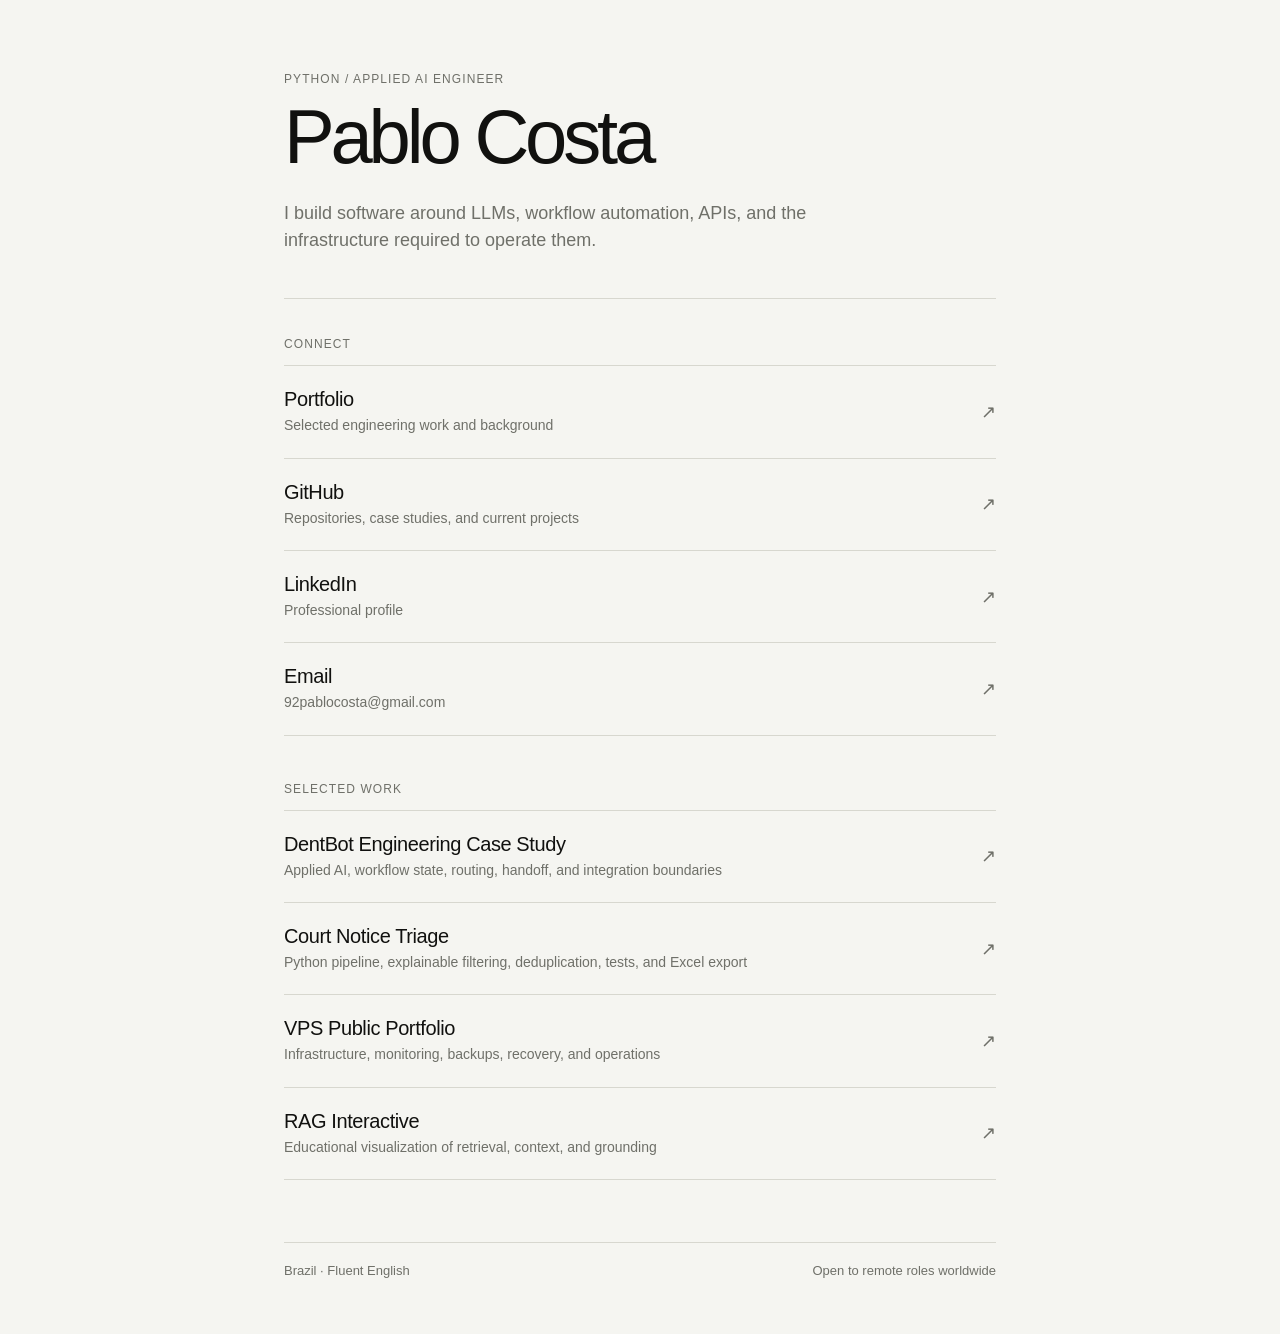
<file: links/index.html>
<!doctype html>
<html lang="en">
<head>
  <meta charset="utf-8">
  <meta name="viewport" content="width=device-width, initial-scale=1">
  <title>Pablo Costa — Links</title>
  <meta name="description" content="Links to Pablo Costa's portfolio, engineering projects, GitHub, LinkedIn, and email.">
  <meta name="theme-color" content="#f5f5f1">
  <link rel="canonical" href="https://pablocosta.dev/links/">
  <link rel="icon" href="/favicon.svg" type="image/svg+xml">
  <style>
    :root {
      --paper:#f5f5f1;
      --paper-2:#ecece6;
      --ink:#11110f;
      --muted:#6f7069;
      --line:#d7d7cf;
      --accent:#315c45;
    }
    *{box-sizing:border-box}
    html,body{margin:0;min-height:100%}
    body{
      background:var(--paper);
      color:var(--ink);
      font-family:Inter,ui-sans-serif,-apple-system,BlinkMacSystemFont,"Segoe UI",Helvetica,Arial,sans-serif;
      -webkit-font-smoothing:antialiased;
    }
    ::selection{background:#cedbcf}
    :focus-visible{outline:2px solid var(--accent);outline-offset:4px}
    .page{width:min(100%,760px);margin:0 auto;padding:72px 24px 56px}
    header{padding-bottom:44px;border-bottom:1px solid var(--line)}
    .eyebrow{margin:0;color:var(--muted);font-size:12px;letter-spacing:.09em;text-transform:uppercase}
    h1{margin:14px 0 0;font-size:clamp(44px,9vw,76px);line-height:.98;letter-spacing:-.055em;font-weight:540}
    .intro{margin:26px 0 0;max-width:600px;color:var(--muted);font-size:18px;line-height:1.5}
    section{padding:38px 0 8px}
    h2{margin:0 0 14px;color:var(--muted);font-size:12px;letter-spacing:.09em;text-transform:uppercase;font-weight:500}
    .links{border-top:1px solid var(--line)}
    .item{display:grid;grid-template-columns:1fr auto;gap:24px;align-items:center;padding:22px 0;border-bottom:1px solid var(--line);color:inherit;text-decoration:none}
    .item:hover .name{color:var(--accent)}
    .name{display:block;font-size:20px;letter-spacing:-.02em}
    .desc{display:block;margin-top:4px;color:var(--muted);font-size:14px;line-height:1.45}
    .arr{color:var(--muted);font-size:18px}
    footer{display:flex;justify-content:space-between;gap:20px;margin-top:54px;padding-top:20px;border-top:1px solid var(--line);color:var(--muted);font-size:13px}
    @media(max-width:560px){.page{padding-top:48px}.item{padding:19px 0}footer{flex-direction:column}}
  </style>
</head>
<body>
  <main class="page">
    <header>
      <p class="eyebrow">Python / Applied AI Engineer</p>
      <h1>Pablo Costa</h1>
      <p class="intro">I build software around LLMs, workflow automation, APIs, and the infrastructure required to operate them.</p>
    </header>

    <section aria-labelledby="connect-title">
      <h2 id="connect-title">Connect</h2>
      <div class="links">
        <a class="item" href="https://pablocosta.dev">
          <span><span class="name">Portfolio</span><span class="desc">Selected engineering work and background</span></span><span class="arr" aria-hidden="true">↗</span>
        </a>
        <a class="item" href="https://github.com/92pablocosta">
          <span><span class="name">GitHub</span><span class="desc">Repositories, case studies, and current projects</span></span><span class="arr" aria-hidden="true">↗</span>
        </a>
        <a class="item" href="https://linkedin.com/in/pablocosta-dev">
          <span><span class="name">LinkedIn</span><span class="desc">Professional profile</span></span><span class="arr" aria-hidden="true">↗</span>
        </a>
        <a class="item" href="mailto:92pablocosta@gmail.com">
          <span><span class="name">Email</span><span class="desc">92pablocosta@gmail.com</span></span><span class="arr" aria-hidden="true">↗</span>
        </a>
      </div>
    </section>

    <section aria-labelledby="work-title">
      <h2 id="work-title">Selected work</h2>
      <div class="links">
        <a class="item" href="https://github.com/92pablocosta/dentbot-engineering-case-study">
          <span><span class="name">DentBot Engineering Case Study</span><span class="desc">Applied AI, workflow state, routing, handoff, and integration boundaries</span></span><span class="arr" aria-hidden="true">↗</span>
        </a>
        <a class="item" href="https://github.com/92pablocosta/court-notice-triage">
          <span><span class="name">Court Notice Triage</span><span class="desc">Python pipeline, explainable filtering, deduplication, tests, and Excel export</span></span><span class="arr" aria-hidden="true">↗</span>
        </a>
        <a class="item" href="https://github.com/92pablocosta/vps-public-portfolio">
          <span><span class="name">VPS Public Portfolio</span><span class="desc">Infrastructure, monitoring, backups, recovery, and operations</span></span><span class="arr" aria-hidden="true">↗</span>
        </a>
        <a class="item" href="https://github.com/92pablocosta/rag-interactive">
          <span><span class="name">RAG Interactive</span><span class="desc">Educational visualization of retrieval, context, and grounding</span></span><span class="arr" aria-hidden="true">↗</span>
        </a>
      </div>
    </section>

    <footer><span>Brazil · Fluent English</span><span>Open to remote roles worldwide</span></footer>
  </main>
</body>
</html>
</file>
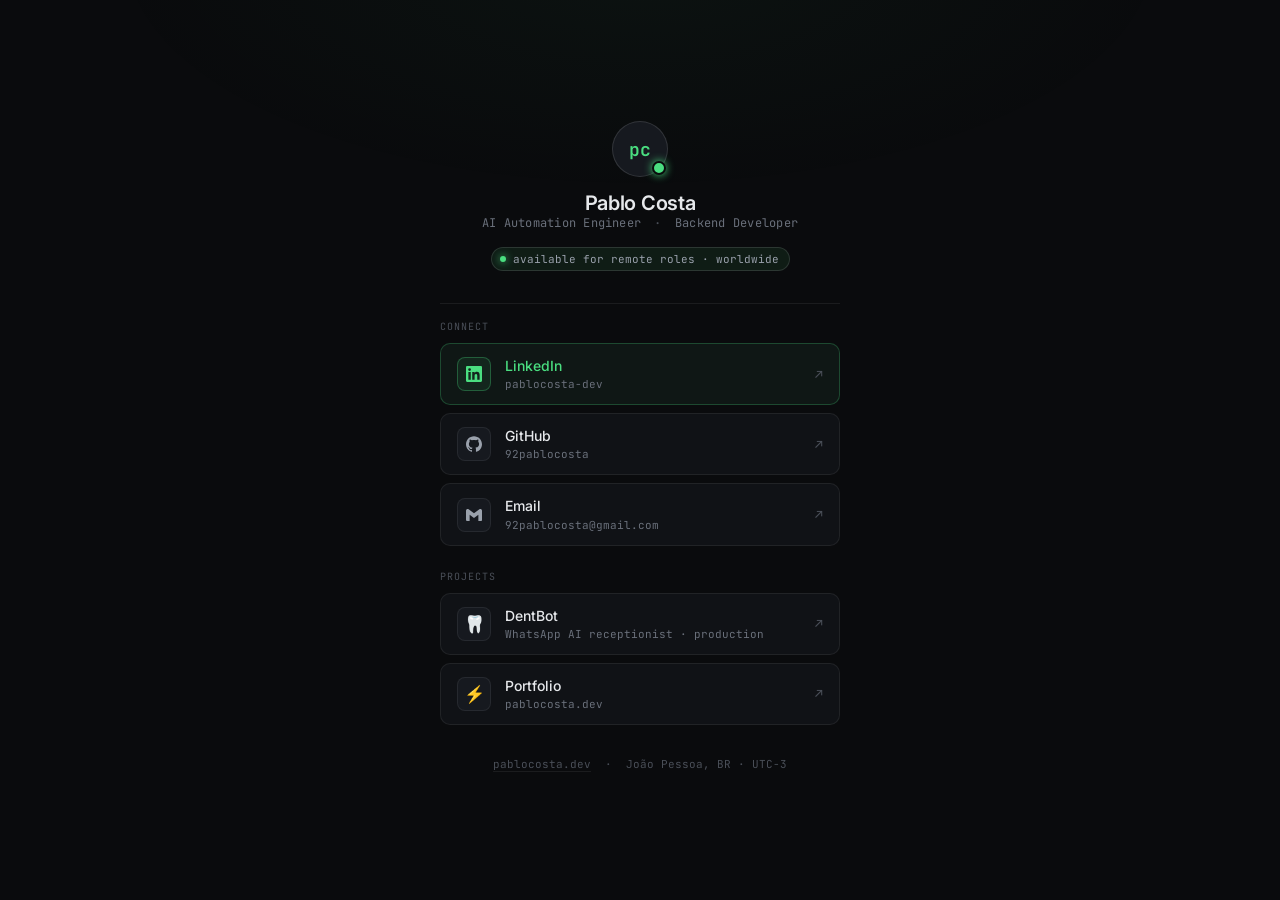
<file: links.html>
<!doctype html>
<html lang="en">
<head>
  <meta charset="utf-8" />
  <meta name="viewport" content="width=device-width, initial-scale=1, viewport-fit=cover" />
  <title>Pablo Costa — links</title>
  <meta name="description" content="AI Automation Engineer · Backend Developer. Links to portfolio, LinkedIn, GitHub and more." />
  <meta name="theme-color" content="#0A0B0D" />
  <meta name="color-scheme" content="dark" />
  <meta property="og:title" content="Pablo Costa" />
  <meta property="og:description" content="AI Automation Engineer · Backend Developer" />

  <link rel="preconnect" href="https://fonts.googleapis.com" />
  <link rel="preconnect" href="https://fonts.gstatic.com" crossorigin />
  <link rel="stylesheet" href="https://fonts.googleapis.com/css2?family=Inter:wght@400;500;600&family=JetBrains+Mono:wght@400;500;600&display=swap" />

  <style>
    :root {
      --bg:       #0A0B0D;
      --bg-elev:  #101216;
      --bg-soft:  #16191F;
      --line:     rgba(255,255,255,0.07);
      --line-2:   rgba(255,255,255,0.12);
      --fg:       #E6E8EB;
      --fg-mute:  #9AA1AC;
      --fg-dim:   #6A707B;
      --fg-faint: #4A4F58;
      --accent:   #4ADE80;
      --accent-bg: rgba(74,222,128,0.08);
      --mono: "JetBrains Mono", ui-monospace, SFMono-Regular, Menlo, Consolas, monospace;
      --sans: "Inter", ui-sans-serif, -apple-system, BlinkMacSystemFont, sans-serif;
    }

    * { box-sizing: border-box; margin: 0; padding: 0; }

    html, body {
      min-height: 100%;
      background: var(--bg);
      color: var(--fg);
      font-family: var(--sans);
      -webkit-font-smoothing: antialiased;
    }

    /* subtle top-light */
    body::before {
      content: "";
      position: fixed; inset: 0;
      pointer-events: none;
      background: radial-gradient(900px 400px at 50% -5%, rgba(74,222,128,0.04), transparent 60%);
      z-index: 0;
    }

    ::selection { background: var(--accent); color: #000; }

    /* ── Layout ── */
    .page {
      position: relative;
      z-index: 1;
      min-height: 100svh;
      display: flex;
      flex-direction: column;
      align-items: center;
      justify-content: center;
      padding: 48px 20px 56px;
    }

    .card {
      width: 100%;
      max-width: 400px;
      display: flex;
      flex-direction: column;
      gap: 0;
    }

    /* ── Identity ── */
    .identity {
      display: flex;
      flex-direction: column;
      align-items: center;
      gap: 14px;
      padding-bottom: 32px;
      text-align: center;
    }

    .avatar {
      width: 56px;
      height: 56px;
      border-radius: 50%;
      border: 1px solid var(--line-2);
      background: var(--bg-soft);
      display: flex;
      align-items: center;
      justify-content: center;
      font-family: var(--mono);
      font-size: 18px;
      font-weight: 600;
      color: var(--accent);
      letter-spacing: -0.02em;
      position: relative;
    }

    /* pulsing available dot */
    .avatar::after {
      content: "";
      position: absolute;
      bottom: 1px; right: 1px;
      width: 10px; height: 10px;
      border-radius: 50%;
      background: var(--accent);
      border: 2px solid var(--bg);
      box-shadow: 0 0 8px var(--accent);
      animation: pulse 2.4s ease-in-out infinite;
    }

    .name {
      font-size: 20px;
      font-weight: 600;
      letter-spacing: -0.015em;
      color: var(--fg);
    }

    .role {
      font-family: var(--mono);
      font-size: 12px;
      color: var(--fg-dim);
      letter-spacing: 0.02em;
    }

    .role .sep { color: var(--fg-faint); margin: 0 6px; }

    .status-pill {
      display: inline-flex;
      align-items: center;
      gap: 7px;
      font-family: var(--mono);
      font-size: 11px;
      color: var(--fg-mute);
      padding: 4px 10px 4px 8px;
      border: 1px solid var(--line-2);
      border-radius: 999px;
      background: var(--accent-bg);
      margin-top: 2px;
    }

    .status-pill .dot {
      width: 6px; height: 6px;
      border-radius: 50%;
      background: var(--accent);
      box-shadow: 0 0 8px var(--accent);
      animation: pulse 2.4s ease-in-out infinite;
      flex-shrink: 0;
    }

    /* ── Divider ── */
    .divider {
      height: 1px;
      background: var(--line);
      margin-bottom: 16px;
    }

    /* ── Section label ── */
    .section-label {
      font-family: var(--mono);
      font-size: 10px;
      letter-spacing: 0.1em;
      text-transform: uppercase;
      color: var(--fg-faint);
      padding: 0 0 10px;
    }

    /* ── Links ── */
    .links-group {
      display: flex;
      flex-direction: column;
      gap: 8px;
      margin-bottom: 24px;
    }

    .link-item {
      display: flex;
      align-items: center;
      gap: 14px;
      padding: 13px 16px;
      background: var(--bg-elev);
      border: 1px solid var(--line);
      border-radius: 10px;
      text-decoration: none;
      color: var(--fg);
      transition: border-color .15s ease, background .15s ease, transform .15s ease;
      cursor: pointer;
      -webkit-tap-highlight-color: transparent;
    }

    .link-item:hover,
    .link-item:focus-visible {
      border-color: var(--line-2);
      background: var(--bg-soft);
      transform: translateY(-1px);
      outline: none;
    }

    .link-item:active {
      transform: translateY(0);
    }

    .link-icon {
      width: 34px;
      height: 34px;
      border-radius: 8px;
      background: var(--bg-soft);
      border: 1px solid var(--line);
      display: flex;
      align-items: center;
      justify-content: center;
      flex-shrink: 0;
      font-size: 16px;
    }

    .link-icon svg {
      width: 16px;
      height: 16px;
      fill: var(--fg-mute);
      flex-shrink: 0;
    }

    .link-text {
      flex: 1;
      min-width: 0;
    }

    .link-name {
      font-size: 14px;
      font-weight: 500;
      color: var(--fg);
      display: block;
      line-height: 1.3;
    }

    .link-desc {
      font-family: var(--mono);
      font-size: 11px;
      color: var(--fg-dim);
      display: block;
      margin-top: 2px;
      white-space: nowrap;
      overflow: hidden;
      text-overflow: ellipsis;
    }

    .link-arr {
      font-family: var(--mono);
      font-size: 13px;
      color: var(--fg-faint);
      flex-shrink: 0;
      transition: transform .15s ease, color .15s ease;
    }

    .link-item:hover .link-arr {
      transform: translate(2px, -2px);
      color: var(--accent);
    }

    /* accent border on hover for primary link */
    .link-item.primary {
      border-color: color-mix(in oklab, var(--accent) 25%, transparent);
      background: color-mix(in oklab, var(--accent-bg) 80%, var(--bg-elev));
    }

    .link-item.primary .link-icon {
      background: var(--accent-bg);
      border-color: color-mix(in oklab, var(--accent) 30%, transparent);
    }

    .link-item.primary .link-icon svg { fill: var(--accent); }
    .link-item.primary .link-name { color: var(--accent); }

    /* ── Footer ── */
    .footer {
      text-align: center;
      font-family: var(--mono);
      font-size: 11px;
      color: var(--fg-faint);
      margin-top: 8px;
    }

    .footer a {
      color: var(--fg-faint);
      text-decoration: none;
      border-bottom: 1px solid var(--line);
      transition: color .15s ease;
    }

    .footer a:hover { color: var(--fg-dim); }

    /* ── Animations ── */
    @keyframes pulse {
      0%, 100% { opacity: 1; }
      50% { opacity: 0.35; }
    }

    @keyframes fadeUp {
      from { opacity: 0; transform: translateY(10px); }
      to   { opacity: 1; transform: translateY(0); }
    }

    .card { animation: fadeUp .4s ease both; }

    @media (prefers-reduced-motion: reduce) {
      .card { animation: none; }
      .avatar::after, .status-pill .dot { animation: none; }
    }
  </style>
</head>
<body>
  <div class="page">
    <div class="card">

      <!-- Identity -->
      <div class="identity">
        <div class="avatar">pc</div>
        <div>
          <div class="name">Pablo Costa</div>
          <div class="role">
            AI Automation Engineer
            <span class="sep">·</span>
            Backend Developer
          </div>
        </div>
        <div class="status-pill">
          <span class="dot"></span>
          available for remote roles · worldwide
        </div>
      </div>

      <div class="divider"></div>

      <!-- Connect -->
      <div class="section-label">connect</div>
      <div class="links-group">

        <a href="https://linkedin.com/in/pablocosta-dev" target="_blank" rel="noreferrer" class="link-item primary">
          <div class="link-icon">
            <svg viewBox="0 0 24 24" xmlns="http://www.w3.org/2000/svg">
              <path d="M20.447 20.452h-3.554v-5.569c0-1.328-.027-3.037-1.852-3.037-1.853 0-2.136 1.445-2.136 2.939v5.667H9.351V9h3.414v1.561h.046c.477-.9 1.637-1.85 3.37-1.85 3.601 0 4.267 2.37 4.267 5.455v6.286zM5.337 7.433a2.062 2.062 0 01-2.063-2.065 2.064 2.064 0 112.063 2.065zm1.782 13.019H3.555V9h3.564v11.452zM22.225 0H1.771C.792 0 0 .774 0 1.729v20.542C0 23.227.792 24 1.771 24h20.451C23.2 24 24 23.227 24 22.271V1.729C24 .774 23.2 0 22.222 0h.003z"/>
            </svg>
          </div>
          <div class="link-text">
            <span class="link-name">LinkedIn</span>
            <span class="link-desc">pablocosta-dev</span>
          </div>
          <span class="link-arr">↗</span>
        </a>

        <a href="https://github.com/92pablocosta" target="_blank" rel="noreferrer" class="link-item">
          <div class="link-icon">
            <svg viewBox="0 0 24 24" xmlns="http://www.w3.org/2000/svg">
              <path d="M12 .297c-6.63 0-12 5.373-12 12 0 5.303 3.438 9.8 8.205 11.385.6.113.82-.258.82-.577 0-.285-.01-1.04-.015-2.04-3.338.724-4.042-1.61-4.042-1.61C4.422 18.07 3.633 17.7 3.633 17.7c-1.087-.744.084-.729.084-.729 1.205.084 1.838 1.236 1.838 1.236 1.07 1.835 2.809 1.305 3.495.998.108-.776.417-1.305.76-1.605-2.665-.3-5.466-1.332-5.466-5.93 0-1.31.465-2.38 1.235-3.22-.135-.303-.54-1.523.105-3.176 0 0 1.005-.322 3.3 1.23.96-.267 1.98-.399 3-.405 1.02.006 2.04.138 3 .405 2.28-1.552 3.285-1.23 3.285-1.23.645 1.653.24 2.873.12 3.176.765.84 1.23 1.91 1.23 3.22 0 4.61-2.805 5.625-5.475 5.92.42.36.81 1.096.81 2.22 0 1.606-.015 2.896-.015 3.286 0 .315.21.69.825.57C20.565 22.092 24 17.592 24 12.297c0-6.627-5.373-12-12-12"/>
            </svg>
          </div>
          <div class="link-text">
            <span class="link-name">GitHub</span>
            <span class="link-desc">92pablocosta</span>
          </div>
          <span class="link-arr">↗</span>
        </a>

        <a href="mailto:92pablocosta@gmail.com" class="link-item">
          <div class="link-icon">
            <svg viewBox="0 0 24 24" xmlns="http://www.w3.org/2000/svg">
              <path d="M24 5.457v13.909c0 .904-.732 1.636-1.636 1.636h-3.819V11.73L12 16.64l-6.545-4.91v9.273H1.636A1.636 1.636 0 010 19.366V5.457c0-2.023 2.309-3.178 3.927-1.964L5.455 4.64 12 9.548l6.545-4.91 1.528-1.145C21.69 2.28 24 3.434 24 5.457z"/>
            </svg>
          </div>
          <div class="link-text">
            <span class="link-name">Email</span>
            <span class="link-desc">92pablocosta@gmail.com</span>
          </div>
          <span class="link-arr">↗</span>
        </a>

      </div>

      <!-- Projects -->
      <div class="section-label">projects</div>
      <div class="links-group">

        <a href="https://dentbot.com.br" target="_blank" rel="noreferrer" class="link-item">
          <div class="link-icon" style="font-size:17px;">🦷</div>
          <div class="link-text">
            <span class="link-name">DentBot</span>
            <span class="link-desc">WhatsApp AI receptionist · production</span>
          </div>
          <span class="link-arr">↗</span>
        </a>

        <a href="https://pablocosta.dev" target="_blank" rel="noreferrer" class="link-item">
          <div class="link-icon" style="font-size:17px;">⚡</div>
          <div class="link-text">
            <span class="link-name">Portfolio</span>
            <span class="link-desc">pablocosta.dev</span>
          </div>
          <span class="link-arr">↗</span>
        </a>

      </div>

      <!-- Footer -->
      <div class="footer">
        <a href="https://pablocosta.dev">pablocosta.dev</a>
        &nbsp;·&nbsp; João Pessoa, BR · UTC-3
      </div>

    </div>
  </div>

</body>
</html>
</file>
